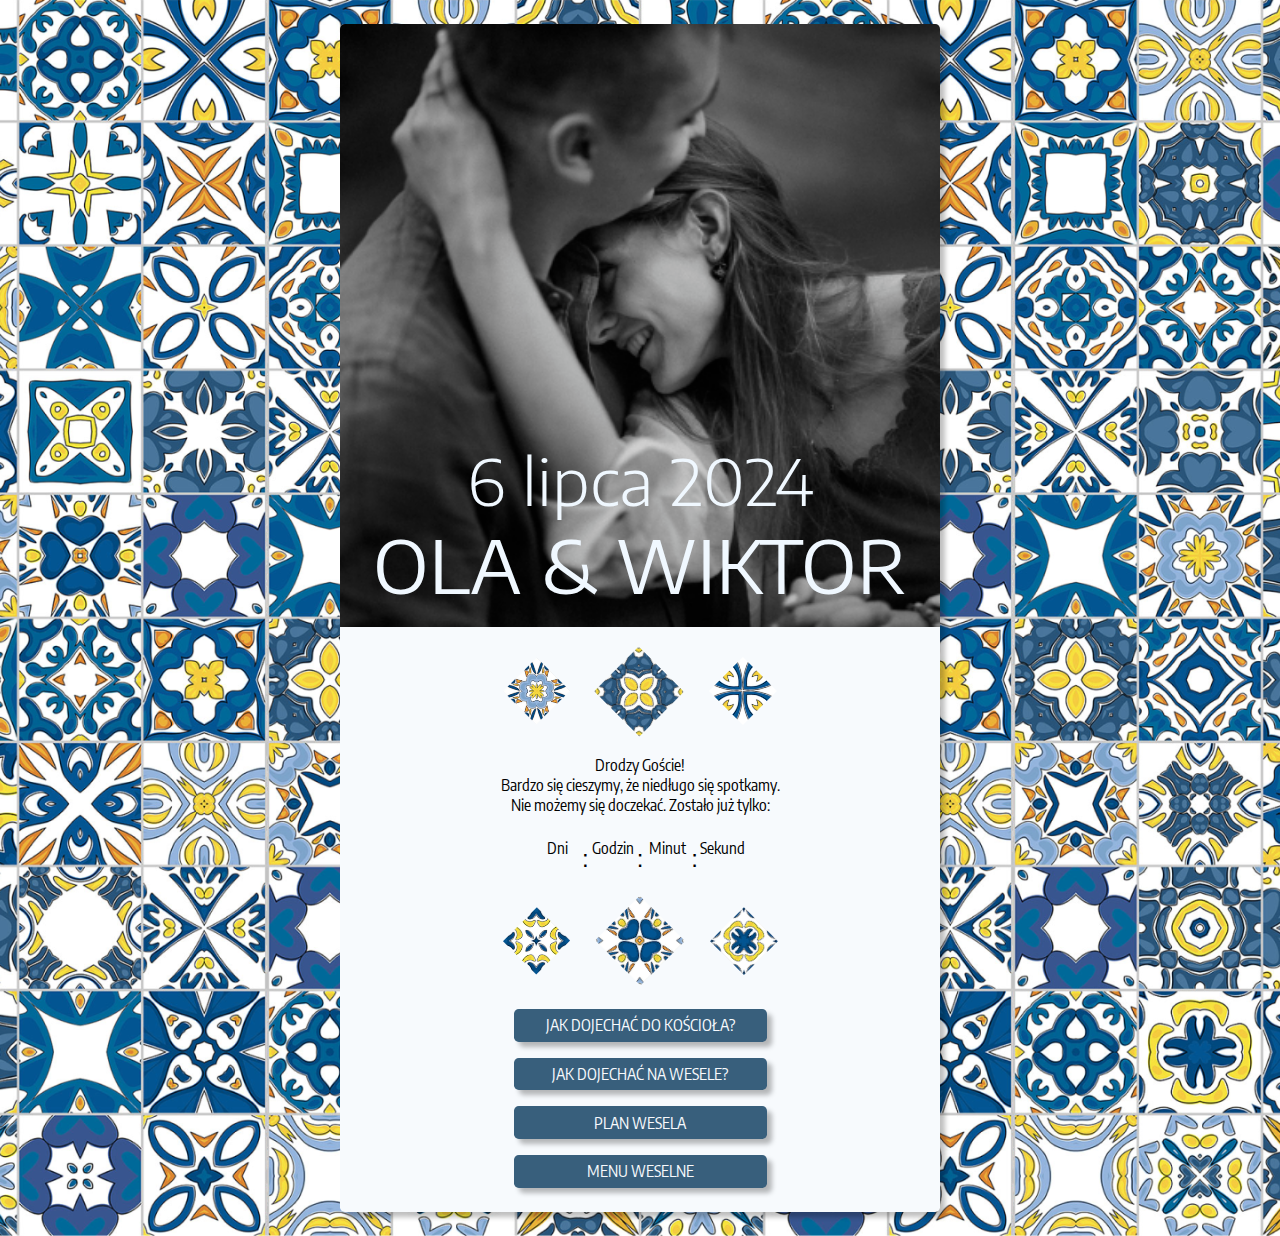
<file: index.html>
<!DOCTYPE html>
<html lang="en">

<head>
  <meta charset="UTF-8">
  <meta name="viewport" content="width=device-width, initial-scale=1.0">
  <link rel="stylesheet" href="style.css">
  <link rel="preconnect" href="https://fonts.googleapis.com">
  <link rel="preconnect" href="https://fonts.gstatic.com" crossorigin>
  <link
    href="https://fonts.googleapis.com/css2?family=Encode+Sans+Condensed:wght@300;400&family=Encode+Sans+Semi+Expanded:wght@300;400&display=swap"
    rel="stylesheet">
  <title>Ola & Wiktor</title>
</head>

<body>
  <main>
    <section id="text-section">
      <img id="heroImage" src="./assests/heroImage.png" alt="" srcset="">
      <div id="wedding-date-box">
        <p id="wedding-date-day">6 lipca 2024</p>
        <p id="wedding-date-title">OLA & WIKTOR</p>
      </div>
      <section id="tile-first-row">
        <img class="turn-tiles" id="tile1" src="./assests/tile1.png" alt="tile-1">
        <img class="turn-tiles" id="tile2" src="./assests/tile2.png" alt="tile-2">
        <img class="turn-tiles" id="tile3" src="./assests/tile3.png" alt="tile-3">
      </section>
      <article>Drodzy Goście!<br>
        Bardzo się cieszymy, że niedługo się spotkamy.<br>
        Nie możemy się doczekać. Zostało już tylko:
      </article>
      <ul id="count-down-timer">
        <label for="days-left">
          <li id="days-left">
          </li>
          <p>Dni</p>
        </label>
        <p>:</p>
        <label for="hours-left">
          <li id="hours-left">
          </li>
          <p>Godzin</p>
        </label>
        <p>:</p>
        <label for="minutes-left">
          <li id="minutes-left">
          </li>
          <p>Minut</p>
        </label>
        <p>:</p>
        <label for="seconds-left">
          <li id="seconds-left">
          </li>
          <p>Sekund</p>
        </label>
      </ul>
      <section id="tile-second-row">
        <img class="turn-tiles" id="tile4" src="./assests/tile4.png" alt="tile-4">
        <img class="turn-tiles" id="tile5" src="./assests/tile5.png" alt="tile-5">
        <img class="turn-tiles" id="tile6" src="./assests/tile6.png" alt="tile-6">
      </section>
      <nav>
        <ul>
          <a href="./place/church/place.html">
            <li>JAK DOJECHAĆ DO KOŚCIOŁA?</li>
          </a>
          <a href="./place/wedding/wedding.html">
            <li>JAK DOJECHAĆ NA WESELE?</li>
          </a>
          <a href="./plan/plan.html">
            <li>PLAN WESELA</li>
          </a>
          <a href="./menu/menu.html">
            <li>MENU WESELNE</li>
          </a>
        </ul>
      </nav>
    </section>
  </main>
  <script src="./main.js"></script>
</body>

</html>
</file>
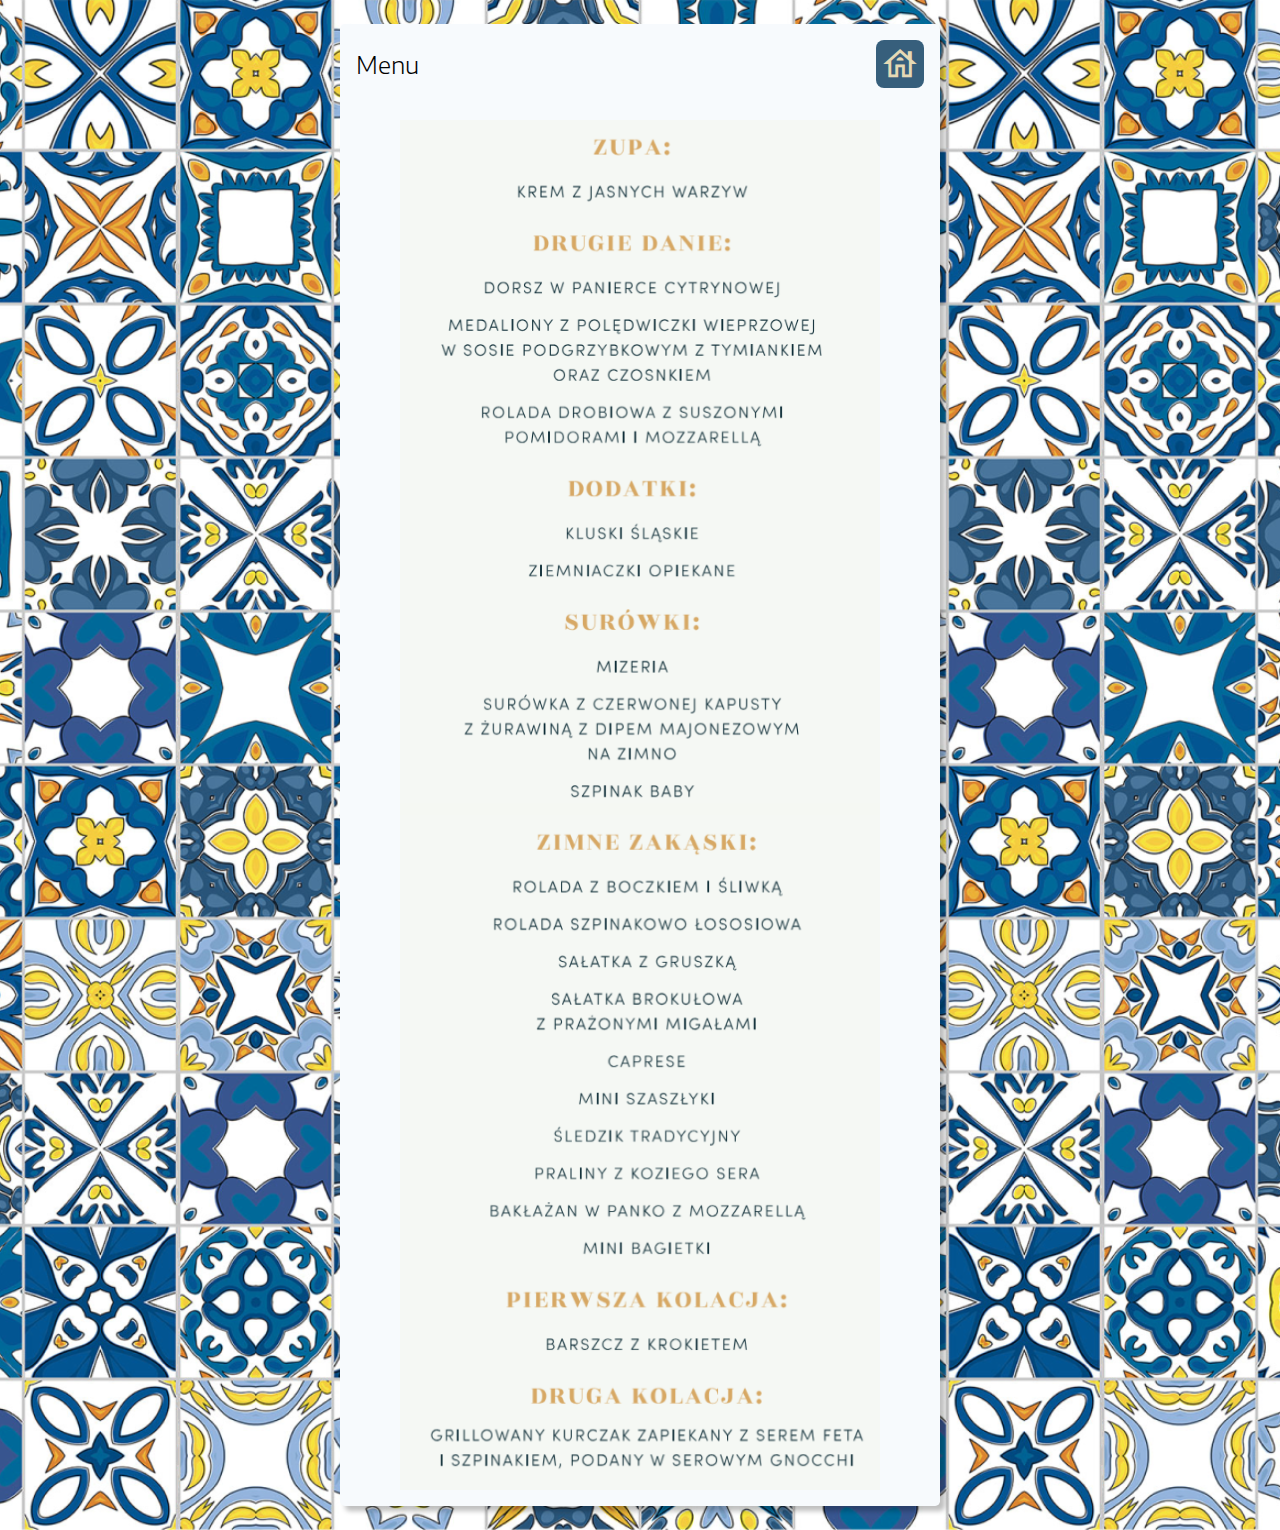
<file: menu/menu.html>
<!DOCTYPE html>
<html lang="en">

<head>
  <meta charset="UTF-8">
  <meta name="viewport" content="width=device-width, initial-scale=1.0">
  <link rel="stylesheet" href="./menu.css">
  <link rel="preconnect" href="https://fonts.googleapis.com">
  <link rel="preconnect" href="https://fonts.gstatic.com" crossorigin>
  <link
    href="https://fonts.googleapis.com/css2?family=Encode+Sans+Condensed:wght@300;400&family=Encode+Sans+Semi+Expanded:wght@300;400&display=swap"
    rel="stylesheet">
  <link rel="stylesheet"
    href="https://fonts.googleapis.com/css2?family=Material+Symbols+Outlined:opsz,wght,FILL,GRAD@24,400,0,0" />
  <title>Ola & Wiktor</title>
</head>

<body>
  <main>
    <section id="text-section">
      <nav>
        <p>Menu</p>
        <a href="../index.html"><span id="home-icon" class="material-symbols-outlined">
            house
          </span></a>
      </nav>

      <img class="menu" src="../assests/menu1.png" alt="Menu1">
      <img class="menu1" src="../assests/menu2.png" alt="Menu2">


    </section>
  </main>
</body>

</html>
</file>
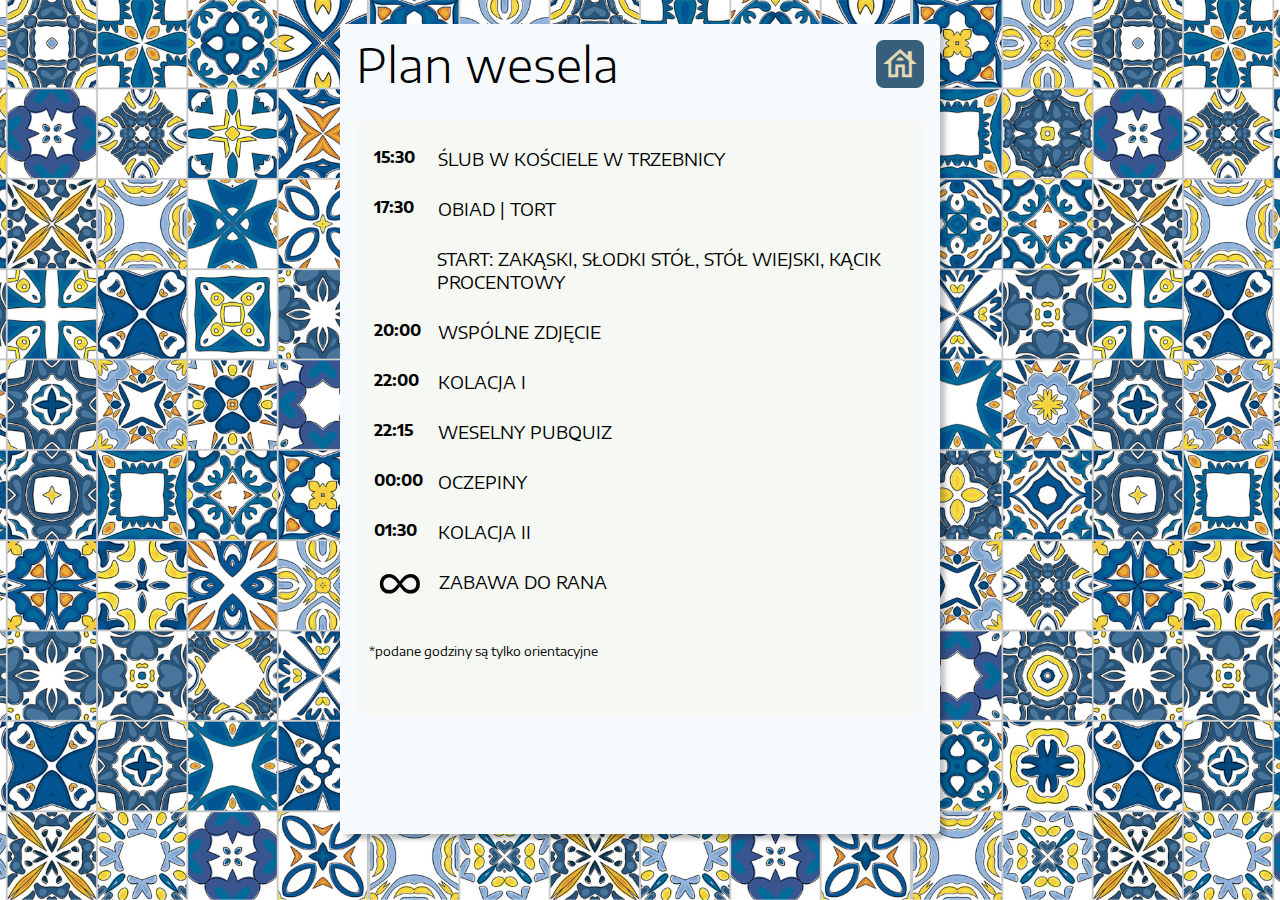
<file: plan/plan.html>
<!DOCTYPE html>
<html lang="en">

<head>
  <meta charset="UTF-8">
  <meta name="viewport" content="width=device-width, initial-scale=1.0">
  <link rel="stylesheet" href="./plan.css">
  <link rel="preconnect" href="https://fonts.googleapis.com">
  <link rel="preconnect" href="https://fonts.gstatic.com" crossorigin>
  <link
    href="https://fonts.googleapis.com/css2?family=Encode+Sans+Condensed:wght@300;600&family=Encode+Sans+Semi+Expanded:wght@300;400;500;700&display=swap"
    rel="stylesheet">
  <link rel="stylesheet"
    href="https://fonts.googleapis.com/css2?family=Material+Symbols+Outlined:opsz,wght,FILL,GRAD@24,400,0,0" />
  <title>Ola & Wiktor</title>
</head>

<body>
  <main>
    <section id="text-section">
      <nav>
        <p>Plan wesela</p>
        <a href="../index.html"><span id="home-icon" class="material-symbols-outlined">
            house
          </span></a>
      </nav>
      <article>
        <p><span>15:30</span> ŚLUB W KOŚCIELE W TRZEBNICY</p>
        <p><span>17:30</span> OBIAD | TORT</p>
        <p id="start">START: ZAKĄSKI, SŁODKI STÓŁ, STÓŁ WIEJSKI, KĄCIK PROCENTOWY</p>
        <p><span>20:00</span> WSPÓLNE ZDJĘCIE</p>
        <p><span>22:00</span> KOLACJA I</p>
        <p><span>22:15</span> WESELNY PUBQUIZ
        <p><span>00:00</span> OCZEPINY
        <p><span>01:30</span> KOLACJA II
        <p id="infinite"><span>&infin;</span>ZABAWA DO RANA</p>
        <p id="note">*podane godziny są tylko orientacyjne</p>
      </article>
    </section>
  </main>
</body>

</html>
</file>
<file: style.css>
* {
  margin: 0;
  padding: 0;
  box-sizing: border-box;
  font-family: Arial, Helvetica, sans-serif;
}

main {
  min-height: 100vh;
  width: 100%;
  background-image: url("./assests/background.png");
  display: flex;
  align-items: center;
  background-position: center top;
  background-size: contain;
  flex-direction: column;
  padding: 1.5em 1.5em 1.5em 1.5em;
}

#text-section {
  display: flex;
  flex-direction: column;
  width: 100%;
  max-width: 600px;
  align-items: center;
  text-align: center;
  position: relative;
  border-radius: .3em;
  background-color: #F7FAFD;
  box-shadow: 5px 5px 5px rgba(0, 0, 0, 0.253);
  overflow: hidden;
}

#heroImage {
  width: 100%;
  max-width: 600px;
}

#wedding-date-box {
  position: absolute;
  color: aliceblue;
  top: 26%;
  width: 100%;
}

#wedding-date-day {
  font-size: 8vw;
  font-weight: 300;
  font-style: normal;
  font-family: "Encode Sans Semi Expanded", sans-serif;
  font-size: clamp(1.8em, 7vw, 4em);
}

#wedding-date-title {
  font-size: 10vw;
  font-style: normal;
  font-weight: 400;
  font-family: "Encode Sans Semi Expanded", sans-serif;
  font-size: clamp(2em, 8vw, 4.5em);
}

#tile-first-row {
  width: 100%;
  height: 8em;
  display: flex;
  flex-direction: row;
  justify-content: space-between;
  align-items: center;
}

article {
  font-size: 1em;
  font-weight: 400;
  font-style: normal;
  margin-bottom: 1.4em;
  font-family: "Encode Sans Condensed", sans-serif;
}

#tile1,
#tile3 {
  max-width: 3em;
  min-width: 1em;
  max-height: 3em;
  min-height: 1em;
  margin: 1em;
}

#tile2 {
  max-width: 4em;
  min-width: 2em;
  max-height: 4em;
  min-height: 2em;
  margin: 1em;
}

.turn-tiles {
  transform: rotate(45deg)
}

#count-down-timer {
  width: 100%;
  display: flex;
  flex-direction: row;
  justify-content: center;
  list-style-type: none;
}

#count-down-timer>p {
  font-size: 1.5em;
  padding-top: .3em;
}

#count-down-timer>label>li {
  width: 1.5em;
  font-size: 2em;
  font-weight: 400;
  font-style: normal;
  font-family: "Encode Sans Condensed", sans-serif;
}

#count-down-timer>label>p {
  font-weight: 400;
  font-style: normal;
  font-family: "Encode Sans Condensed", sans-serif;
}

#tile-first-row {
  width: 100%;
  height: 8em;
  display: flex;
  flex-direction: row;
  justify-content: center;
  align-items: center;
  gap: 1em;
}

#tile-second-row {
  width: 100%;
  height: 8.5em;
  display: flex;
  flex-direction: row;
  justify-content: center;
  align-items: center;
  gap: 1em;
}

#tile4,
#tile6 {
  max-width: 3em;
  max-height: 3em;
  margin: 1em;
  min-width: 1em;
  min-height: 1em;
}

#tile5 {
  max-width: 4em;
  min-width: 2em;
  max-height: 4em;
  min-height: 2em;
  margin: 1em;
}

nav>ul {
  display: flex;
  flex-direction: column;
  align-items: center;
  justify-content: center;
  list-style-type: none;
  margin-bottom: .5em;
}

nav>ul>a {
  width: 100%;
  margin-bottom: 1em;
  text-decoration: none;
  text-decoration-color: none;
}

nav>ul>a>li {
  width: 100%;
  font-size: 1em;
  padding: .4em 2em;
  border-radius: .3em;
  font-family: "Encode Sans Condensed", sans-serif;
  font-weight: 400;
  font-style: normal;
  color: #F7FAFD;
  background-color: #385F7C;
  box-shadow: 5px 5px 5px rgba(0, 0, 0, 0.276);
}

@media (min-width: 576px) {
  #wedding-date-box {
    top: 35%;
  }
}

@media (max-width: 330px) {
  #wedding-date-box {
    top: 15%;
  }
}
</file>
<file: menu/menu.css>
* {
  margin: 0;
  padding: 0;
  box-sizing: border-box;
  font-family: Arial, Helvetica, sans-serif;
}

main {
  min-height: 100vh;
  width: 100%;
  background-image: url("../assests/background.png");
  display: flex;
  align-items: center;
  background-position: center top;
  background-size: contain;
  background-repeat: repeat;
  flex-direction: column;
  padding: 1.5em 1.5em 1.5em 1.5em;
  /* overflow: hidden; */
}

#text-section {
  display: flex;
  flex-direction: column;
  width: 100%;
  max-width: 600px;
  align-items: center;
  text-align: center;
  position: relative;
  padding: 1em;
  border-radius: .3em;
  background-color: #F7FAFD;
  box-shadow: 5px 5px 5px rgba(0, 0, 0, 0.253);

}

nav {
  width: 100%;
  height: 3em;
  display: flex;
  flex-direction: row;
  justify-content: space-between;
  align-items: center;
  margin-bottom: 2em;
}

nav>p {
  font-size: 1.5em;
  font-weight: 300;
  font-style: normal;
  font-family: "Encode Sans Semi Expanded", sans-serif;
}

nav>a {
  color: #E5D9B5;
}

#home-icon {
  padding: .1em;
  font-size: 2.5em;
  border-radius: .2em;
  background-color: #375F7C;
}

.menu {
  width: 100%;
  max-width: 480px;
}

.menu1 {
  width: 100%;
  max-width: 480px;
  border-top: .8em solid #f5f8f3;

}
</file>
<file: plan/plan.css>
* {
  margin: 0;
  padding: 0;
  box-sizing: border-box;
}

main {
  min-height: 100vh;
  width: 100%;
  background-image: url("../assests/background.png");
  display: flex;
  align-items: center;
  background-position: center top;
  background-size: contain;
  flex-direction: column;
  padding: 1.5em 1.5em 1.5em 1.5em;
}

#text-section {
  display: flex;
  flex-direction: column;
  width: 100%;
  max-width: 600px;
  align-items: center;
  text-align: center;
  position: relative;
  padding: 1em;
  border-radius: .3em;
  background-color: #F7FAFD;
  box-shadow: 5px 5px 5px rgba(0, 0, 0, 0.253);
  min-height: 90vh;
}

nav {
  width: 100%;
  height: 3em;
  display: flex;
  flex-direction: row;
  justify-content: space-between;
  align-items: center;
  margin-bottom: 2em;
}

nav>p {
  font-size: 1.5em;
  font-weight: 300;
  font-style: normal;
  font-family: "Encode Sans Semi Expanded", sans-serif;
  position: relative;
  z-index: 2;
  font-size: clamp(1.6em, 4vw, 3em);
}

nav>a {
  color: #E5D9B5;
}

#home-icon {
  padding: .1em;
  font-size: 2.5em;
  border-radius: .2em;
  background-color: #375F7C;
}

article {
  text-align: left;
  font-size: large;
  font-family: "Encode Sans Semi Expanded", sans-serif;
  background-color: #F5F8F3;
  border-radius: .5em;
  padding-bottom: 2em;
}

article>p {
  display: flex;
  margin: 1.5em 1em;
}

article>p>span {
  width: 3em;
  font-size: medium;
  font-weight: 700;
  margin-right: 1em;
}

#start {
  padding-left: 3.5em;
}

#infinite>span {
  width: .2em;
  font-size: 3em;
  font-weight: 400;
  padding-left: .05em;
  margin-top: -.4em;
}

#note {
  font-size: small;
}
</file>
